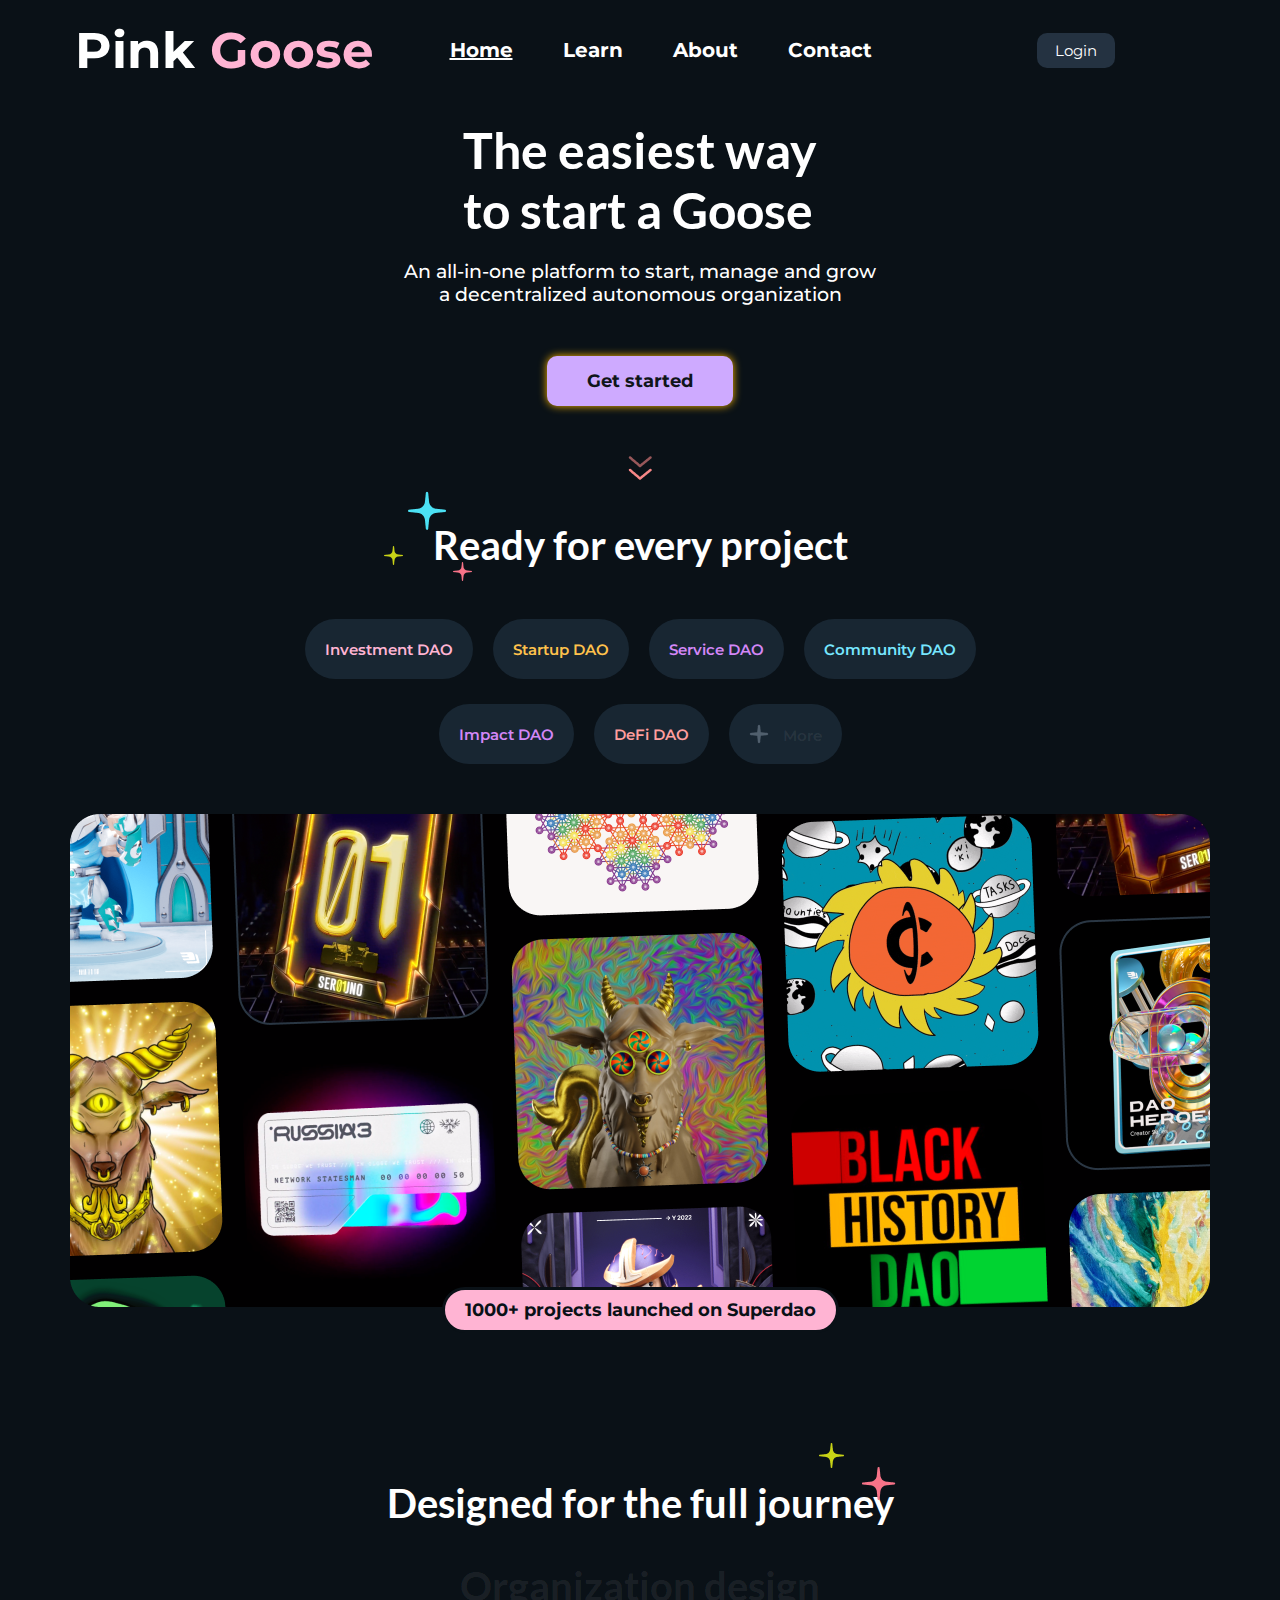
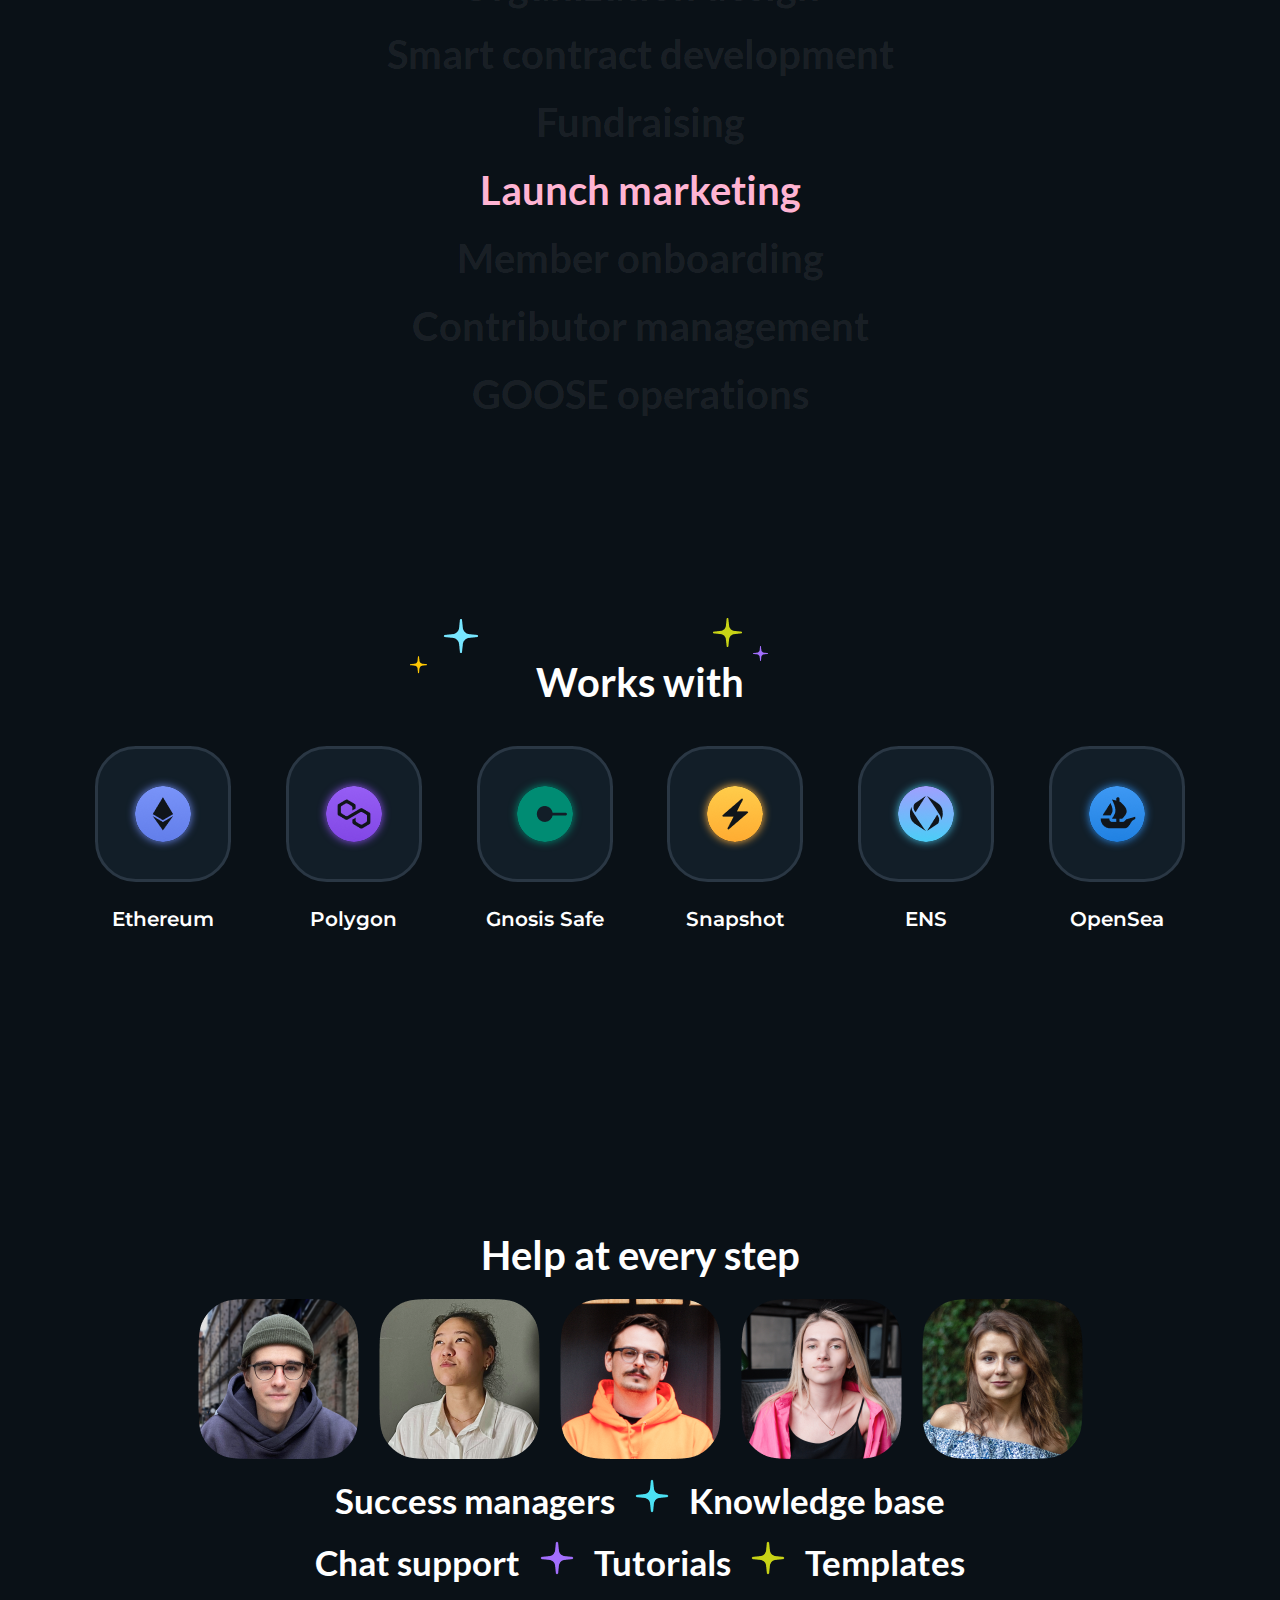
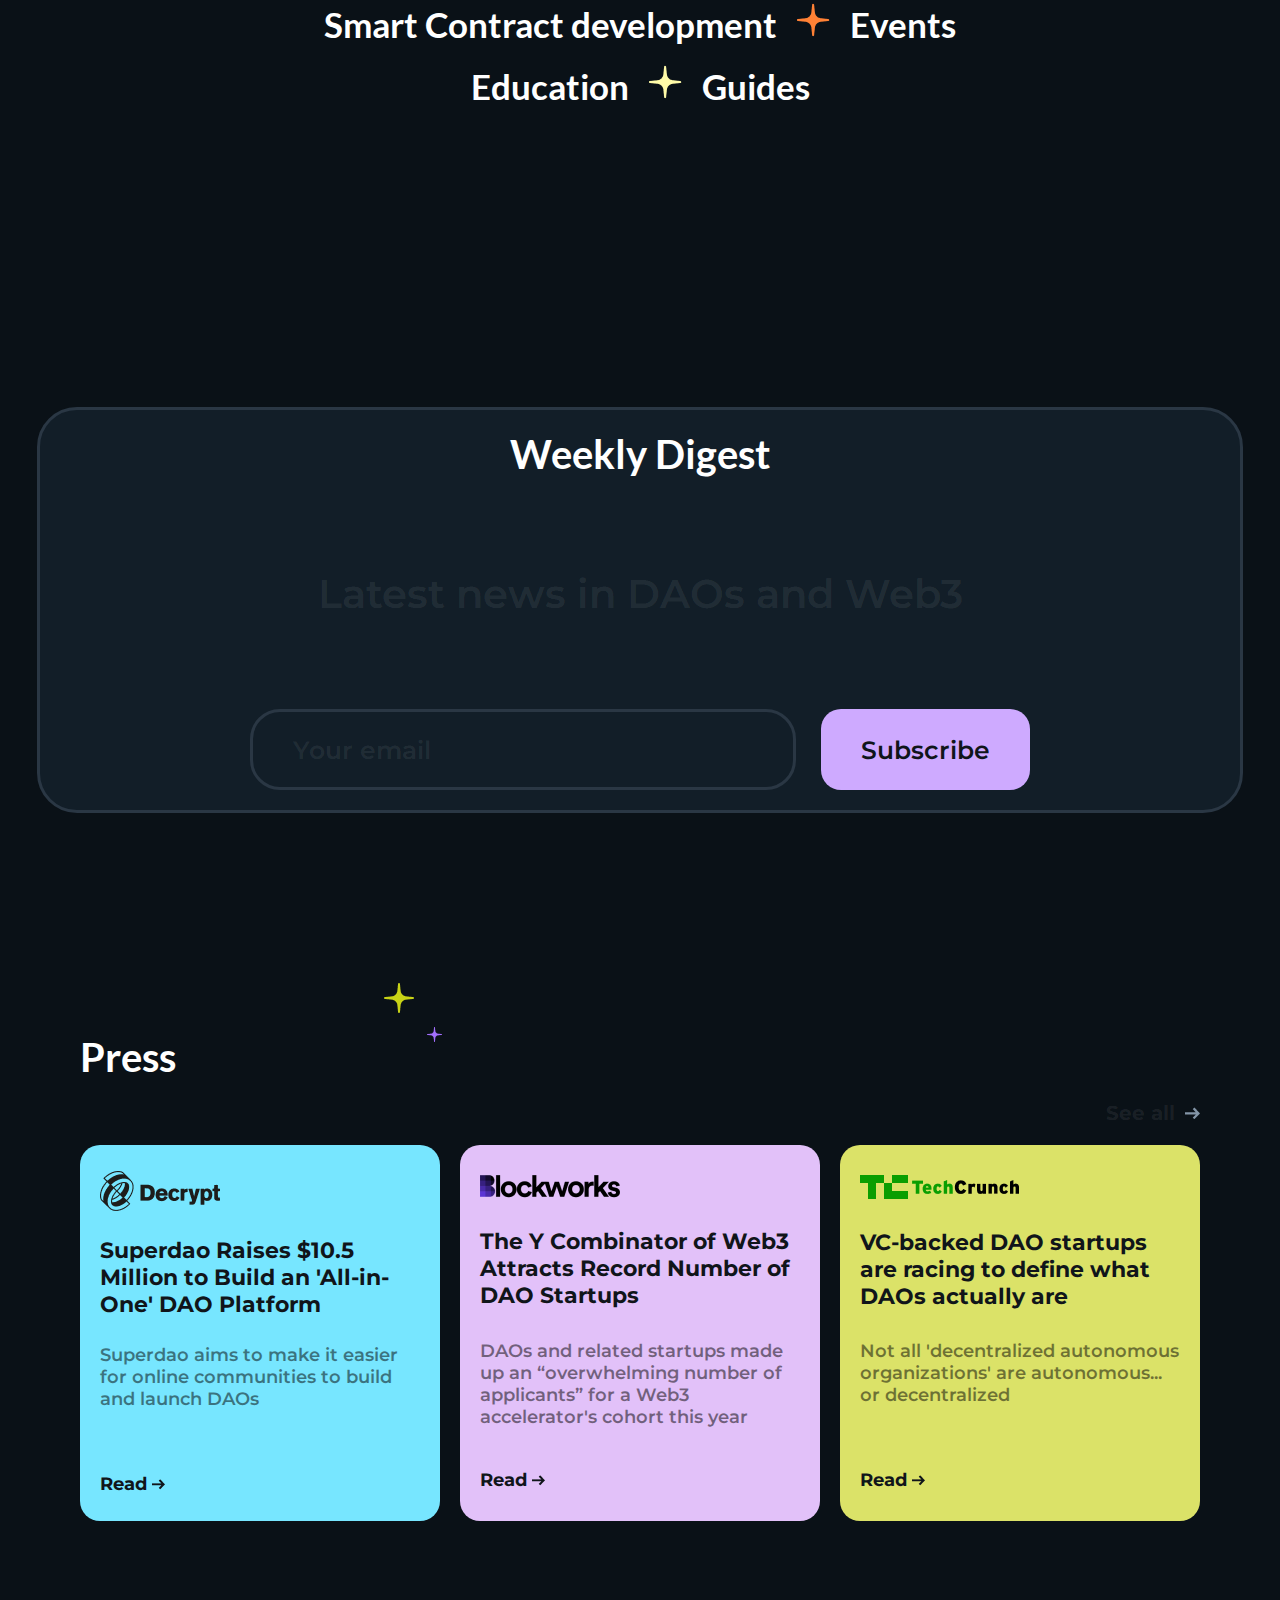
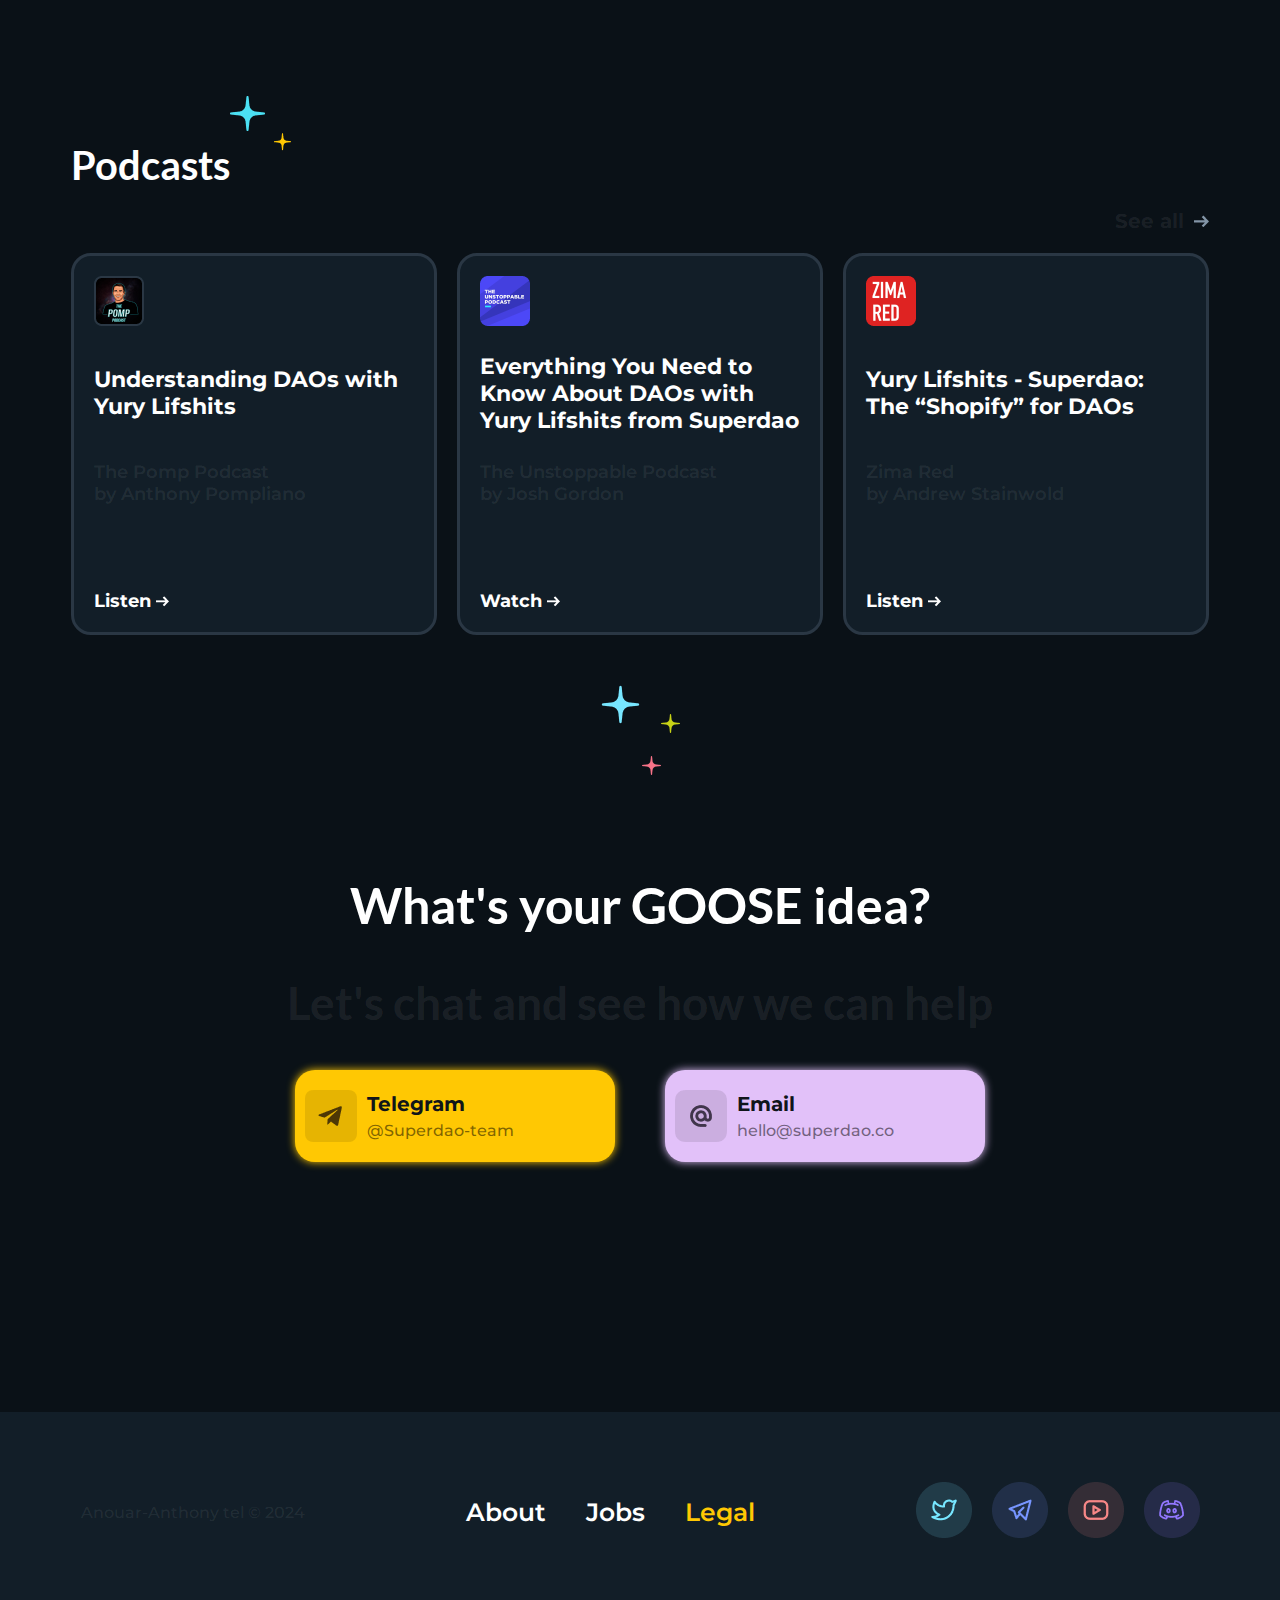
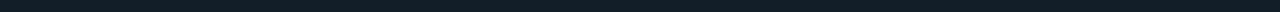
<file: index.html>
<!DOCTYPE html>
<html lang="en">
    <head>
        <meta charset="UTF-8">
        <meta name="viewport" content="width=device-width, initial-scale=1.0">
        <title>Pink Goose - Home</title>
        <link rel="stylesheet" href="css/main.css">
        <link rel="shortcut icon" href="images/favicon.ico" type="image/x-icon">
    </head>
    <body>
        <!-- This is the header -->
        <header class="font-boldserrat">
            <a href="index.html" class="cont-logo">
                <span>Pink</span>
                <span class="color-pink">Goose</span>
            </a>
            <nav class="cont-bartext">
                <ul class="nav-list">
                    <li><a href="index.html" class="font-underline">Home</a></li>
                    <li><a href="learn.html"><span>Learn</span></a></li>
                    <li><a href="about.html"><span>About</span></a></li>
                    <li><a href="contact.html"><span>Contact</span></a></li>
                </ul>
            </nav>
            <button class="button-login font-montserrat">Login</button>
        </header>
        <!-- This is the content unique to this page -->
        <main>
            <div class="cont-heading">
                <h1 class="font-lato">The easiest way<br>to start a Goose</h1>
            </div>
            <div class="cont-text font-midserrat">
                <p class="text-center">An all-in-one platform to start, manage and grow<br>a decentralized autonomous organization</p>
            </div>
            <button type="button" onclick="location.href='contact.html'" class="button-start font-boldserrat color-semiblack">Get started</button>
            <img src="images/arrow-down-red.png" alt="arrow">
            <div class="cont-projects">
                <img class="star-1" src="images/star-groups/group-1.png" alt="stars">
                <h2 class="font-lato">Ready for every project</h2>
                <div class="cont-buttons font-semiserrat">
                    <button class="button-project color-pink">Investment DAO</button>
                    <button class="button-project color-yellow">Startup DAO</button>
                    <button class="button-project color-purple">Service DAO</button>
                    <button class="button-project color-cyan">Community DAO</button>
                    <button class="button-project color-purple">Impact DAO</button>
                    <button class="button-project color-red">DeFi DAO</button>
                    <a href="#" class="button-project">
                        <img src="images/star-grey.png" alt="star">
                        <span class="color-transparent-white">ﾠMore</span>
                    </a>
                </div>
                <img src="images/projects.png" alt="projects">
                <div class="button-launched">
                    <span class="font-boldserrat color-black">1000+ projects launched on Superdao</span>
                </div>
            </div>
            <div class="cont-designed font-lato">
                <div><img class="star-2" src="images/star-groups/group-2.png" alt="stars"></div>
                <h2 class="margin-auto">Designed for the full journey</h2>
                <span class="color-transparent-white">Organization design</span>
                <span class="color-transparent-white">Smart contract development</span>
                <span class="color-transparent-white">Fundraising</span>
                <span class="color-pink">Launch marketing</span>
                <span class="color-transparent-white">Member onboarding</span>
                <span class="color-transparent-white">Contributor management</span>
                <span class="color-transparent-white">GOOSE operations</span>
            </div>
            <div class="cont-works font-semiserrat">
                <div>
                    <img class="star-3" src="images/star-groups/group-3.png" alt="stars">
                    <img class="star-4" src="images/star-groups/group-4.png" alt="stars">
                </div>
                <h2 class="font-lato">Works with</h2>
                <div class="cont-coin">
                    <div class="cont-crypto">
                        <div class="box-crypto">
                            <img class="shadow-eth" src="images/ethereum.png" alt="ethereum">
                        </div>
                        <span>Ethereum</span>
                    </div>
                    <div class="cont-crypto">
                        <div class="box-crypto">
                            <img class="shadow-pol" src="images/polygon.png" alt="polygon">
                        </div>
                        <span>Polygon</span>
                    </div>
                    <div class="cont-crypto">
                        <div class="box-crypto">
                            <img class="shadow-gno" src="images/gnosis-safe.png" alt="gnosis safe">
                        </div>
                        <span>Gnosis Safe</span>
                    </div>
                    <div class="cont-crypto">
                        <div class="box-crypto">
                            <img class="shadow-sna" src="images/snapshot.png" alt="snapshot">
                        </div>
                        <span>Snapshot</span>
                    </div>
                    <div class="cont-crypto">
                        <div class="box-crypto">
                            <img class="shadow-ens" src="images/ens.png" alt="ens">
                        </div>
                        <span>ENS</span>
                    </div>
                    <div class="cont-crypto">
                        <div class="box-crypto">
                            <img class="shadow-ope" src="images/open-sea.png" alt="open sea">
                        </div>
                        <span>OpenSea</span>
                    </div>
                </div>
            </div>
            <div class="cont-help">
                <h2 class="font-lato">Help at every step</h2>
                <div class="cont-people">
                    <img src="images/ethan.png" alt="Ethan">
                    <img src="images/jenny.png" alt="Jenny">
                    <img src="images/bob.png" alt="Bob">
                    <img src="images/skyler.png" alt="Skyler">
                    <img src="images/jasmin.png" alt="Jamsin">
                </div>
                <div class="cont-steps font-lato">
                    <span>Success managers</span>
                    <img src="images/star-cyan.png" alt="star">
                    <span>Knowledge base</span>
                </div>
                <div class="cont-steps font-lato">
                    <span>Chat support</span>
                    <img src="images/star-purple.png" alt="star">
                    <span>Tutorials</span>
                    <img src="images/star-lime.png" alt="star">
                    <span>Templates</span>
                </div>
                <div class="cont-steps font-lato">
                    <span>Smart Contract development</span>
                    <img src="images/star-orange.png" alt="star">
                    <span>Events</span>
                </div>
                <div class="cont-steps font-lato">
                    <span>Education</span>
                    <img src="images/star-yellow.png" alt="star">
                    <span>Guides</span>
                </div>
            </div>
            <div class="box-mail">
                <div class="cont-mail">
                    <h2 class="font-lato">Weekly Digest</h2>
                    <span class="font-semiserrat color-transparent-white">Latest news in DAOs and Web3</span>
                    <form target="_blank" action="https://t.ly/jcLAY" class="cont-signup">
                        <input required class="box-signup font-semiserrat" type="email" placeholder="Your email">
                        <button type="submit" class="button-subscribe font-semiserrat color-semiblack">Subscribe</button>
                    </form>
                </div>
            </div>
            <div class="cont-press">
                <div><img class="star-5" src="images/star-groups/group-5.png" alt="stars"></div>
                <h2 class="align-start font-lato">Press</h2>
                <a href="#" class="cont-see-all align-end">
                    <span class="font-boldserrat color-transparent-white">See all</span>
                    <img src="images/arrow-left.png" alt="arrow pointing left">
                </a>
                <div class="cont-articles">
                    <div class="box-article bg-color-cyan">
                        <img src="images/decrypt.png" alt="decrypt logo">
                        <h3 class="font-boldserrat color-semiblack">Superdao Raises $10.5 Million to Build an 'All-in-One' DAO Platform</h3>
                        <div class="cont-read">
                            <p class="font-semiserrat color-transparent-black">Superdao aims to make it easier for online communities to build and launch DAOs</p>
                            <a href="https://decrypt.co/91311/superdao-raises-10-5-million-all-in-one-dao-builder" target="_blank">
                                <span class="font-boldserrat color-semiblack">Read</span>
                                <img src="images/arrow-left-black.png" alt="arrow">
                            </a>
                        </div>
                    </div>
                    <div class="box-article bg-color-purple">
                        <img src="images/blockworks.png" alt="blockworks logo">
                        <h3 class="font-boldserrat color-semiblack">The Y Combinator of Web3 Attracts Record Number of DAO Startups</h3>
                        <div class="cont-read">
                            <p class="font-semiserrat color-transparent-black">DAOs and related startups made up an “overwhelming number of applicants” for a Web3 accelerator's cohort this year</p>
                            <a href="https://blockworks.co/news/the-y-combinator-of-web3-attracts-record-number-of-dao-startups" target="_blank">
                                <span class="font-boldserrat color-semiblack">Read</span>
                                <img src="images/arrow-left-black.png" alt="arrow">
                            </a>
                        </div>
                    </div>
                    <div class="box-article bg-color-yellow">
                        <img src="images/tech-crunch.png" alt="TechCrunch logo">
                        <h3 class="font-boldserrat color-semiblack">VC-backed DAO startups are racing to define what DAOs actually are</h3>
                        <div class="cont-read">
                            <p class="font-semiserrat color-transparent-black">Not all 'decentralized autonomous organizations' are autonomous... or decentralized</p>
                            <a href="https://techcrunch.com/2022/02/01/vc-backed-dao-startups-are-racing-to-define-what-daos-actually-are/" target="_blank">
                                <span class="font-boldserrat color-semiblack">Read</span>
                                <img src="images/arrow-left-black.png" alt="arrow">
                            </a>
                        </div>
                    </div>
                </div>
            </div>
            <div class="cont-press">
                <div><img class="star-6" src="images/star-groups/group-6.png" alt="stars"></div>
                <h2 class="align-start font-lato">Podcasts</h2>
                <a href="#" class="cont-see-all align-end">
                    <span class="font-boldserrat color-transparent-white">See all</span>
                    <img src="images/arrow-left.png" alt="arrow pointing left">
                </a>
                <div class="cont-articles">
                    <div class="box-podcast">
                        <img src="images/pompcast.png" alt="podcast logo">
                        <h3 class="font-boldserrat color-white">Understanding DAOs with Yury Lifshits</h3>
                        <div class="cont-read">
                            <p class="font-semiserrat color-transparent-white">The Pomp Podcast<br>by Anthony Pompliano</p>
                            <a href="https://podcasts.apple.com/us/podcast/814-understanding-daos-w-yury-lifshits/id1434060078?i=1000550200097" target="_blank">
                                <span class="font-boldserrat color-white">Listen</span>
                                <img src="images/arrow-right-white.png" alt="arrow">
                            </a>
                        </div>
                    </div>
                    <div class="box-podcast">
                        <img src="images/unstopcast.png" alt="podcast logo">
                        <h3 class="font-boldserrat color-white">Everything You Need to Know About DAOs with Yury Lifshits from Superdao</h3>
                        <div class="cont-read">
                            <p class="font-semiserrat color-transparent-white">The Unstoppable Podcast<br>by Josh Gordon</p>
                            <a href="https://podcasts.apple.com/us/podcast/120-everything-you-need-to-know-about-daos-with-yury/id1538672251?i=1000552702169" target="_blank">
                                <span class="font-boldserrat color-white">Watch</span>
                                <img src="images/arrow-right-white.png" alt="arrow">
                            </a>
                        </div>
                    </div>
                    <div class="box-podcast">
                        <img src="images/zimacast.png" alt="podcast logo">
                        <h3 class="font-boldserrat color-white">Yury Lifshits - Superdao: The “Shopify” for DAOs</h3>
                        <div class="cont-read">
                            <p class="font-semiserrat color-transparent-white">Zima Red<br>by Andrew Stainwold</p>
                            <a href="https://podcasts.apple.com/us/podcast/yury-lifshits-superdao-the-shopify-for-daos-zima-red-ep-119/id1494165748?i=1000558858048" target="_blank">
                                <span class="font-boldserrat color-white">Listen</span>
                                <img src="images/arrow-right-white.png" alt="arrow">
                            </a>
                        </div>
                    </div>
                </div>
            </div>
            <img class="star-7" src="images/star-groups/group-7.png" alt="stars">
            <div class="cont-bottom-text">
                <h2 class="font-size-50 font-lato">What's your GOOSE idea?</h2>
                <span class="font-size-46 font-lato color-transparent-white">Let's chat and see how we can help</span>
                <div class="cont-social-media">
                    <a target="_blank" href="https://t.me/superdao_team" class="box-social-media shadow-tel bg-color-orange">
                        <img src="images/telegram.png" alt="telegram logo">
                        <div class="cont-social-list">
                            <span class="font-boldserrat color-semiblack">Telegram</span>
                            <span class="font-size-16 font-midserrat color-transparent-black">@Superdao-team</span>
                        </div>
                    </a>
                    <a href="mailto:hello@superdao.co" class="box-social-media shadow-ema bg-color-purple">
                        <img src="images/mail.png" alt="mail logo">
                        <div class="cont-social-list">
                            <span class="font-boldserrat color-semiblack">Email</span>
                            <span class="font-size-16 font-midserrat color-transparent-black">hello@superdao.co</span>
                        </div>
                    </a>
                </div>
            </div>
        </main>
        <!-- This is the footer -->
        <footer>
            <span class="font-midserrat color-transparent-white">Anouar-Anthony tel &copy; 2024</span>
            <div class="cont-footer-text font-semiserrat">
                <a href="about.html"><span>About</span></a>
                <a href="#"><span>Jobs</span></a>
                <a href="#"><span class="color-orange">Legal</span></a>
            </div>
            <div class="cont-footer-socials">
                <a href="#"><img src="images/social-twitter.png" alt="twitter"></a>
                <a href="#"><img src="images/social-telegram.png" alt="telegram"></a>
                <a href="#"><img src="images/social-youtube.png" alt="youtube"></a>
                <a href="#"><img src="images/social-discord.png" alt="discord"></a>
            </div>
        </footer>
    </body>
</html>
</file>
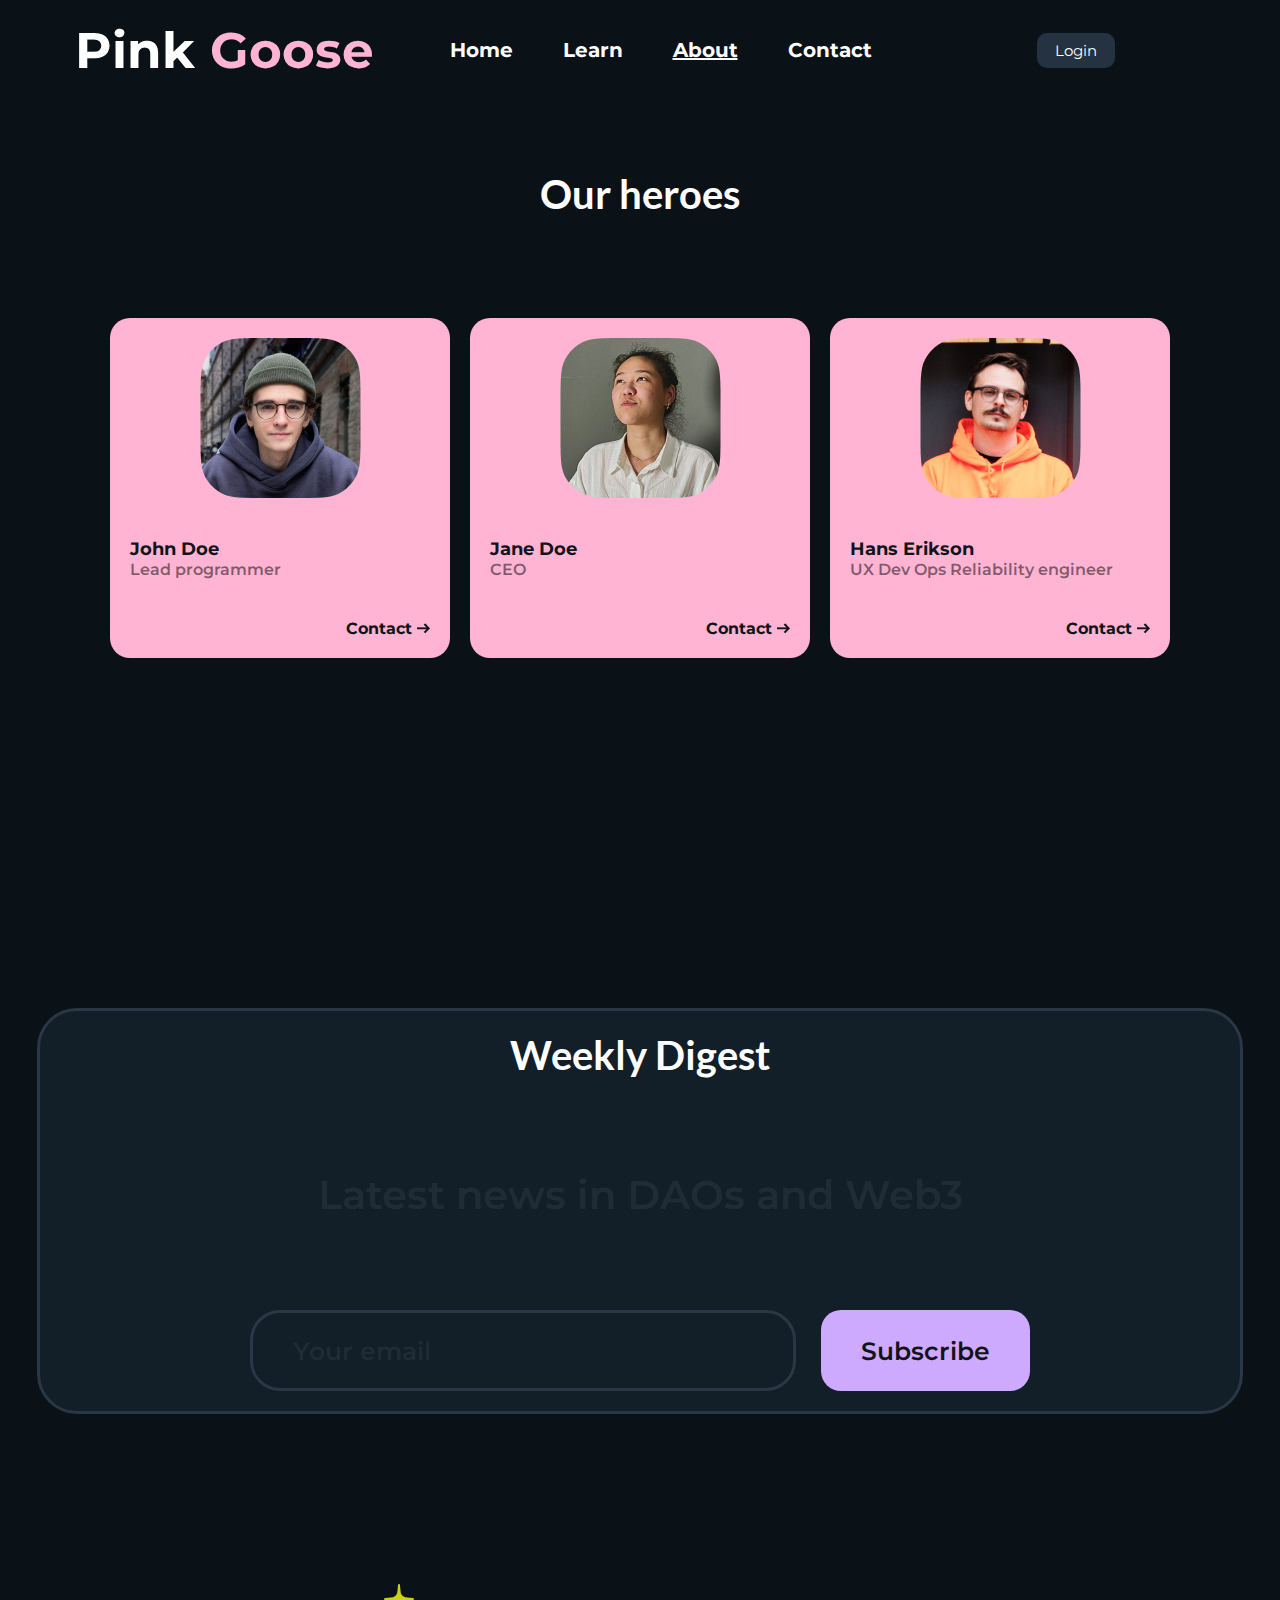
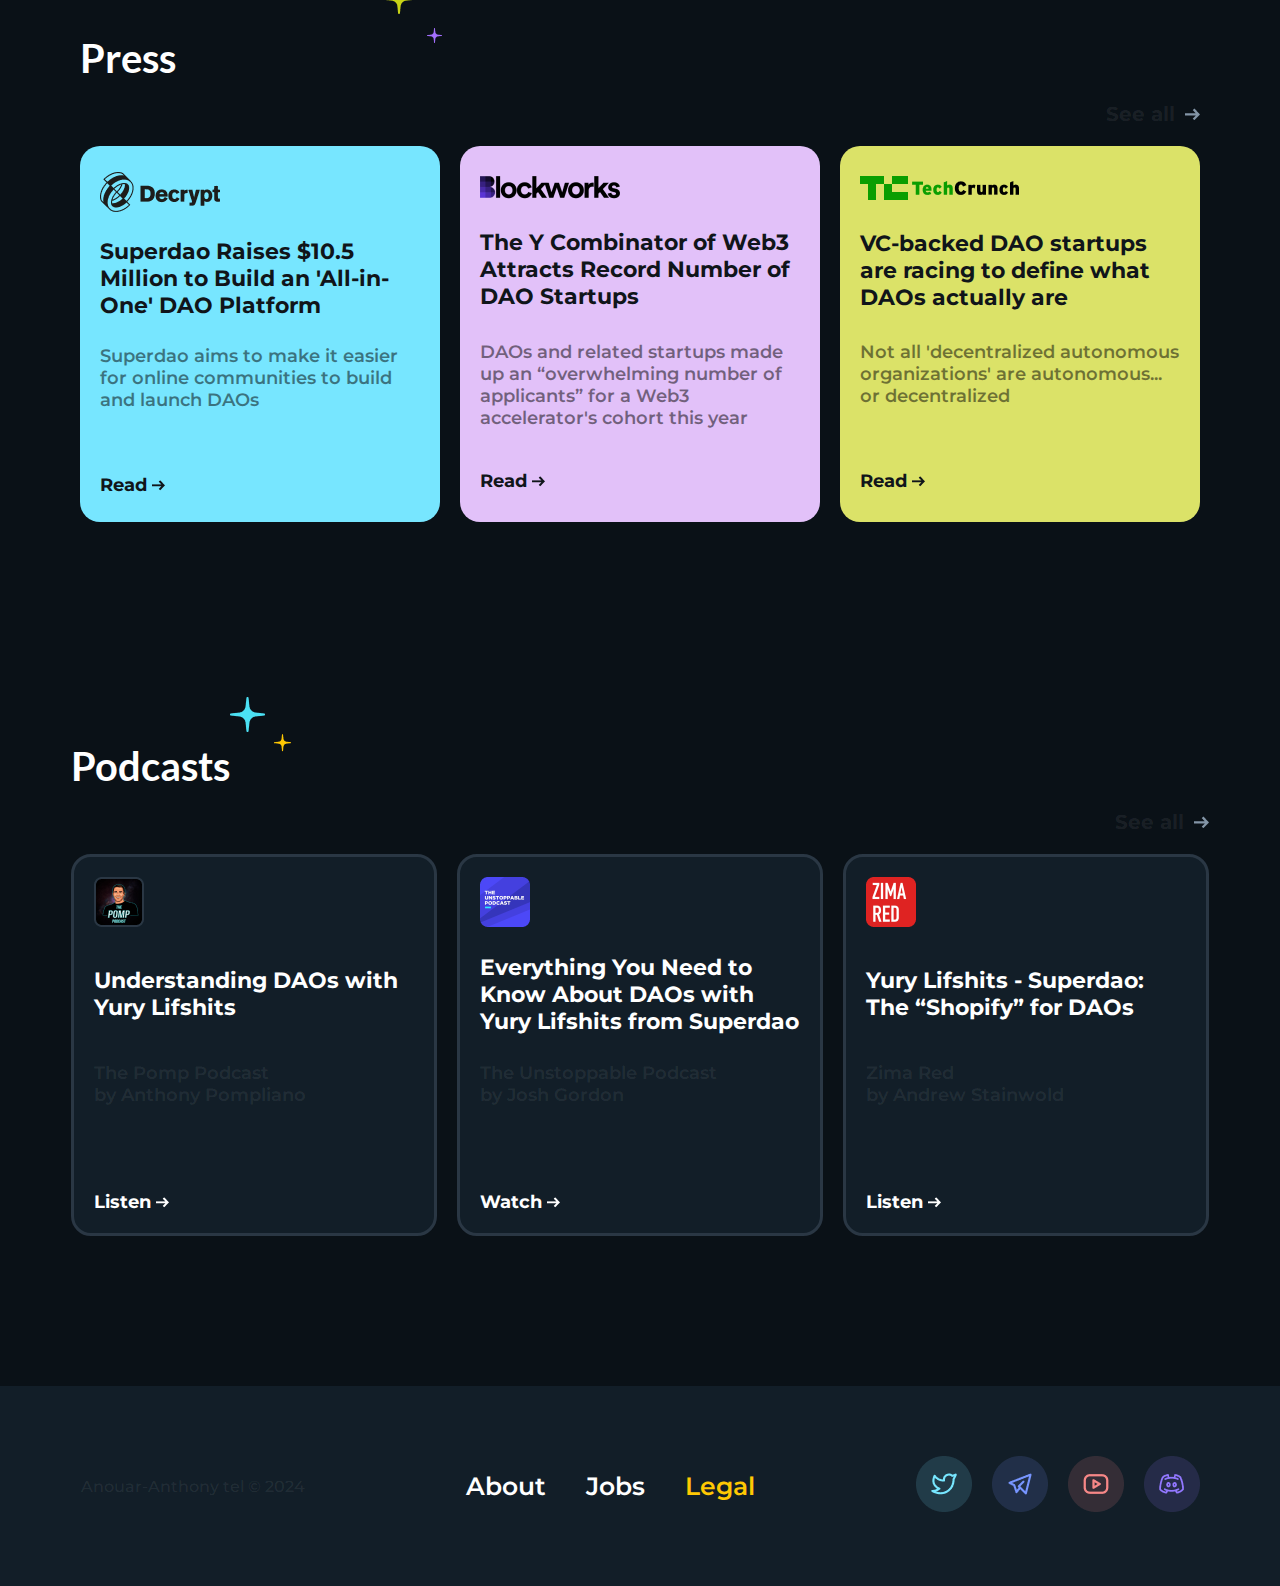
<file: about.html>
<!DOCTYPE html>
<html lang="en">
    <head>
        <meta charset="UTF-8">
        <meta name="viewport" content="width=device-width, initial-scale=1.0">
        <title>Pink Goose - About</title>
        <link rel="stylesheet" href="css/main.css">
        <link rel="shortcut icon" href="images/favicon.ico" type="image/x-icon">
    </head>
    <body>
        <!-- This is the header -->
        <header class="font-boldserrat">
            <a href="index.html" class="cont-logo">
                <span>Pink</span>
                <span class="color-pink">Goose</span>
            </a>
            <nav class="cont-bartext">
                <ul class="nav-list">
                    <li><a href="index.html"><span>Home</span></a></li>
                    <li><a href="learn.html"><span>Learn</span></a></li>
                    <li><a href="about.html"><span class="font-underline">About</span></a></li>
                    <li><a href="contact.html"><span>Contact</span></a></li>
                </ul>
            </nav>
            <button class="button-login font-montserrat">Login</button>
        </header>
        <!-- This is the content unique to this page -->
        <main>
            <div class="cont-heroes">
                <h2 class="font-lato">Our heroes</h2>
                <div class="cont-articles">
                    <div class="box-hero bg-color-pink">
                        <img src="images/ethan.png" alt="ethan">
                        <div class="cont-hero-info">
                            <span class="font-size-18 font-boldserrat color-semiblack">John Doe</span>
                            <span class="font-size-16 font-semiserrat color-transparent-black">Lead programmer</span>
                        </div>
                        <a href="#" class="cont-contact-button">
                            <span class="font-size-16 font-boldserrat color-semiblack">Contact</span>
                            <img src="images/arrow-left-black.png" alt="arrow">
                        </a>
                    </div>
                    <div class="box-hero bg-color-pink">
                        <img src="images/jenny.png" alt="Jenny">
                        <div class="cont-hero-info">
                            <span class="font-size-18 font-boldserrat color-semiblack">Jane Doe</span>
                            <span class="font-size-16 font-semiserrat color-transparent-black">CEO</span>
                        </div>
                        <a href="#" class="cont-contact-button">
                            <span class="font-size-16 font-boldserrat color-semiblack">Contact</span>
                            <img src="images/arrow-left-black.png" alt="arrow">
                        </a>
                    </div>
                    <div class="box-hero bg-color-pink">
                        <img src="images/bob.png" alt="Bob">
                        <div class="cont-hero-info">
                            <span class="font-size-18 font-boldserrat color-semiblack">Hans Erikson</span>
                            <span class="font-size-16 font-semiserrat color-transparent-black">UX Dev Ops Reliability engineer</span>
                        </div>
                        <a href="#" class="cont-contact-button">
                            <span class="font-size-16 font-boldserrat color-semiblack">Contact</span>
                            <img src="images/arrow-left-black.png" alt="arrow">
                        </a>
                    </div>
                </div>
            </div>
            <div class="box-mail">
                <div class="cont-mail">
                    <h2 class="font-lato">Weekly Digest</h2>
                    <span class="font-semiserrat color-transparent-white">Latest news in DAOs and Web3</span>
                    <form target="_blank" action="https://t.ly/Oof16" class="cont-signup">
                        <input required class="box-signup font-semiserrat" type="email" placeholder="Your email">
                        <button type="submit" class="button-subscribe font-semiserrat color-semiblack">Subscribe</button>
                    </form>
                </div>
            </div>
            <div class="cont-press">
                <div><img class="star-5" src="images/star-groups/group-5.png" alt="stars"></div>
                <h2 class="align-start font-lato">Press</h2>
                <a href="#" class="cont-see-all align-end">
                    <span class="font-boldserrat color-transparent-white">See all</span>
                    <img src="images/arrow-left.png" alt="arrow pointing left">
                </a>
                <div class="cont-articles">
                    <div class="box-article bg-color-cyan">
                        <img src="images/decrypt.png" alt="decrypt logo">
                        <h3 class="font-boldserrat color-semiblack">Superdao Raises $10.5 Million to Build an 'All-in-One' DAO Platform</h3>
                        <div class="cont-read">
                            <p class="font-semiserrat color-transparent-black">Superdao aims to make it easier for online communities to build and launch DAOs</p>
                            <a href="https://decrypt.co/91311/superdao-raises-10-5-million-all-in-one-dao-builder" target="_blank">
                                <span class="font-boldserrat color-semiblack">Read</span>
                                <img src="images/arrow-left-black.png" alt="arrow">
                            </a>
                        </div>
                    </div>
                    <div class="box-article bg-color-purple">
                        <img src="images/blockworks.png" alt="blockworks logo">
                        <h3 class="font-boldserrat color-semiblack">The Y Combinator of Web3 Attracts Record Number of DAO Startups</h3>
                        <div class="cont-read">
                            <p class="font-semiserrat color-transparent-black">DAOs and related startups made up an “overwhelming number of applicants” for a Web3 accelerator's cohort this year</p>
                            <a href="https://blockworks.co/news/the-y-combinator-of-web3-attracts-record-number-of-dao-startups" target="_blank">
                                <span class="font-boldserrat color-semiblack">Read</span>
                                <img src="images/arrow-left-black.png" alt="arrow">
                            </a>
                        </div>
                    </div>
                    <div class="box-article bg-color-yellow">
                        <img src="images/tech-crunch.png" alt="TechCrunch logo">
                        <h3 class="font-boldserrat color-semiblack">VC-backed DAO startups are racing to define what DAOs actually are</h3>
                        <div class="cont-read">
                            <p class="font-semiserrat color-transparent-black">Not all 'decentralized autonomous organizations' are autonomous... or decentralized</p>
                            <a href="https://techcrunch.com/2022/02/01/vc-backed-dao-startups-are-racing-to-define-what-daos-actually-are/" target="_blank">
                                <span class="font-boldserrat color-semiblack">Read</span>
                                <img src="images/arrow-left-black.png" alt="arrow">
                            </a>
                        </div>
                    </div>
                </div>
            </div>
            <div class="cont-press">
                <div><img class="star-6" src="images/star-groups/group-6.png" alt="stars"></div>
                <h2 class="align-start font-lato">Podcasts</h2>
                <a href="#" class="cont-see-all align-end">
                    <span class="font-boldserrat color-transparent-white">See all</span>
                    <img src="images/arrow-left.png" alt="arrow pointing left">
                </a>
                <div class="cont-articles">
                    <div class="box-podcast">
                        <img src="images/pompcast.png" alt="podcast logo">
                        <h3 class="font-boldserrat color-white">Understanding DAOs with Yury Lifshits</h3>
                        <div class="cont-read">
                            <p class="font-semiserrat color-transparent-white">The Pomp Podcast<br>by Anthony Pompliano</p>
                            <a href="https://podcasts.apple.com/us/podcast/814-understanding-daos-w-yury-lifshits/id1434060078?i=1000550200097" target="_blank">
                                <span class="font-boldserrat color-white">Listen</span>
                                <img src="images/arrow-right-white.png" alt="arrow">
                            </a>
                        </div>
                    </div>
                    <div class="box-podcast">
                        <img src="images/unstopcast.png" alt="podcast logo">
                        <h3 class="font-boldserrat color-white">Everything You Need to Know About DAOs with Yury Lifshits from Superdao</h3>
                        <div class="cont-read">
                            <p class="font-semiserrat color-transparent-white">The Unstoppable Podcast<br>by Josh Gordon</p>
                            <a href="https://podcasts.apple.com/us/podcast/120-everything-you-need-to-know-about-daos-with-yury/id1538672251?i=1000552702169" target="_blank">
                                <span class="font-boldserrat color-white">Watch</span>
                                <img src="images/arrow-right-white.png" alt="arrow">
                            </a>
                        </div>
                    </div>
                    <div class="box-podcast">
                        <img src="images/zimacast.png" alt="podcast logo">
                        <h3 class="font-boldserrat color-white">Yury Lifshits - Superdao: The “Shopify” for DAOs</h3>
                        <div class="cont-read">
                            <p class="font-semiserrat color-transparent-white">Zima Red<br>by Andrew Stainwold</p>
                            <a href="https://podcasts.apple.com/us/podcast/yury-lifshits-superdao-the-shopify-for-daos-zima-red-ep-119/id1494165748?i=1000558858048" target="_blank">
                                <span class="font-boldserrat color-white">Listen</span>
                                <img src="images/arrow-right-white.png" alt="arrow">
                            </a>
                        </div>
                    </div>
                </div>
            </div>
        </main>
        <!-- This is the footer -->
        <footer>
            <span class="font-midserrat color-transparent-white">Anouar-Anthony tel &copy; 2024</span>
            <div class="cont-footer-text font-semiserrat">
                <a href="about.html"><span>About</span></a>
                <a href="#"><span>Jobs</span></a>
                <a href="#"><span class="color-orange">Legal</span></a>
            </div>
            <div class="cont-footer-socials">
                <a href="#"><img src="images/social-twitter.png" alt="twitter"></a>
                <a href="#"><img src="images/social-telegram.png" alt="telegram"></a>
                <a href="#"><img src="images/social-youtube.png" alt="youtube"></a>
                <a href="#"><img src="images/social-discord.png" alt="discord"></a>
            </div>
        </footer>
    </body>
</html>
</file>
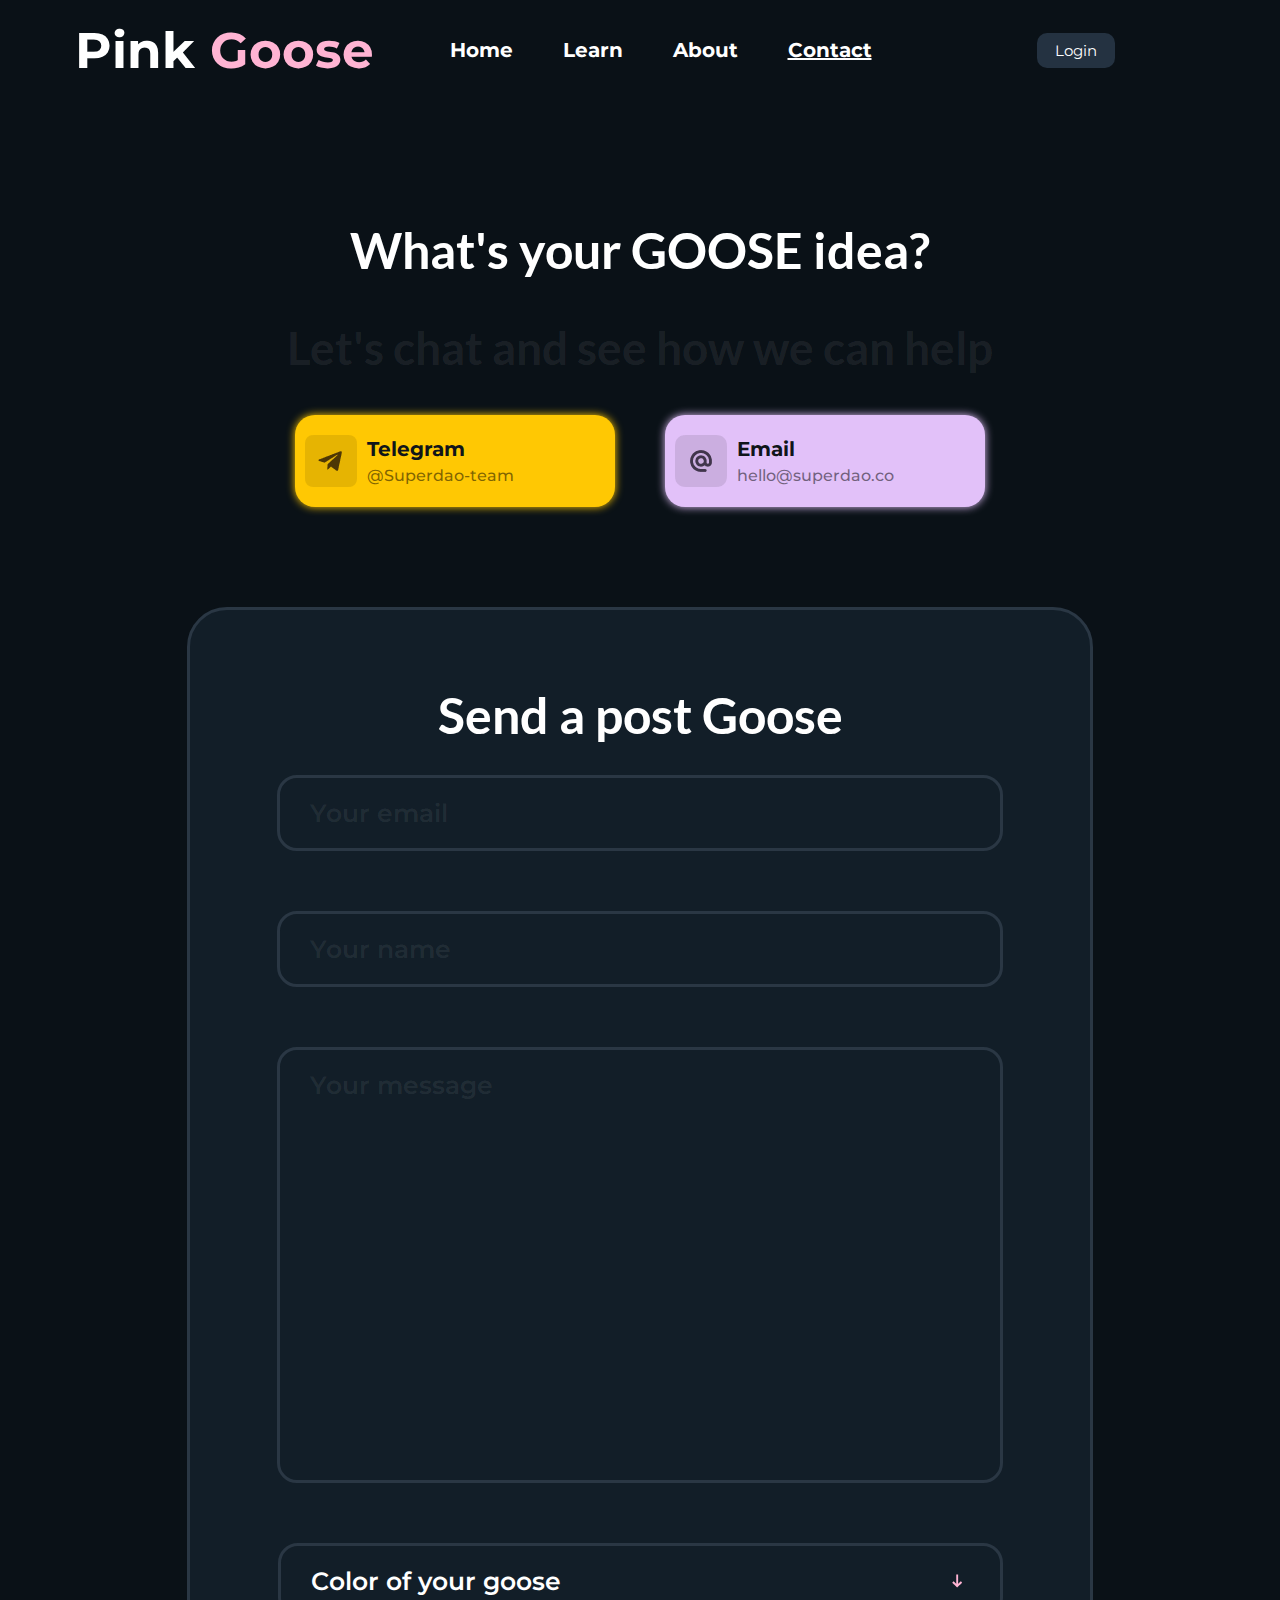
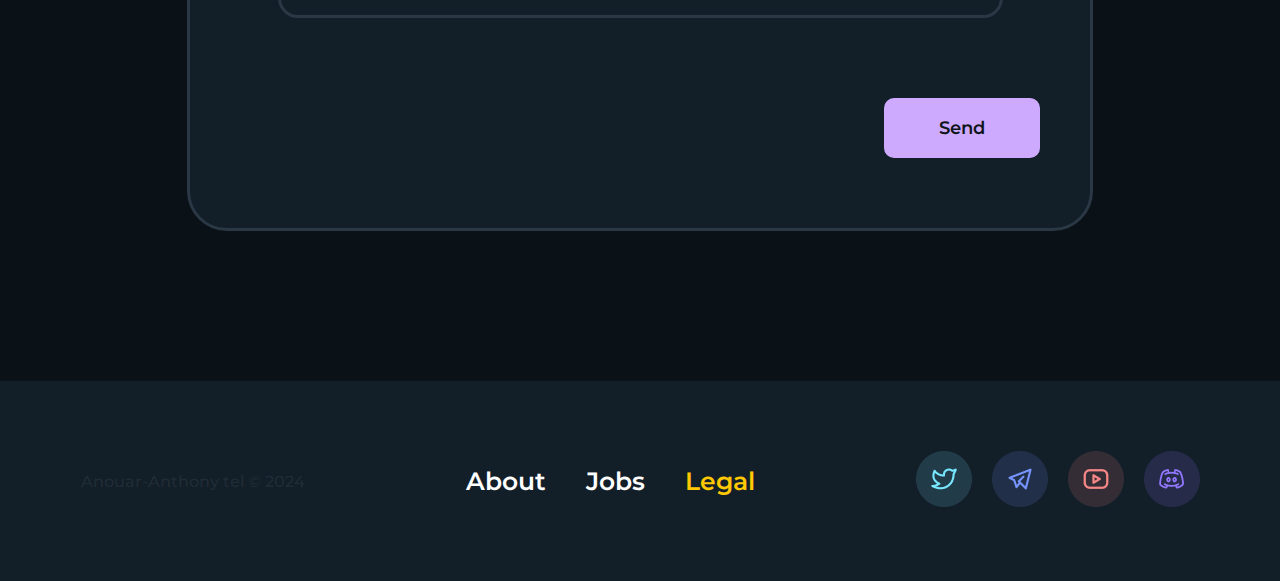
<file: contact.html>
<!DOCTYPE html>
<html lang="en">
    <head>
        <meta charset="UTF-8">
        <meta name="viewport" content="width=device-width, initial-scale=1.0">
        <title>Pink Goose - About</title>
        <link rel="stylesheet" href="css/main.css">
        <link rel="shortcut icon" href="images/favicon.ico" type="image/x-icon">
    </head>
    <body>
        <!-- This is the header -->
        <header class="font-boldserrat">
            <a href="index.html" class="cont-logo">
                <span>Pink</span>
                <span class="color-pink">Goose</span>
            </a>
            <nav class="cont-bartext">
                <ul class="nav-list">
                    <li><a href="index.html"><span>Home</span></a></li>
                    <li><a href="learn.html"><span>Learn</span></a></li>
                    <li><a href="about.html"><span>About</span></a></li>
                    <li><a href="contact.html"><span class="font-underline">Contact</span></a></li>
                </ul>
            </nav>
            <button class="button-login font-montserrat">Login</button>
        </header>
        <!-- This is the content unique to this page -->
        <main>
            <div class="cont-bottom-text">
                <h1 class="font-size-50 font-lato">What's your GOOSE idea?</h1>
                <span class="font-size-46 font-lato color-transparent-white">Let's chat and see how we can help</span>
                <div class="cont-social-media">
                    <a target="_blank" href="https://t.me/superdao_team" class="box-social-media shadow-tel bg-color-orange">
                        <img src="images/telegram.png" alt="telegram logo">
                        <div class="cont-social-list">
                            <span class="font-boldserrat color-semiblack">Telegram</span>
                            <span class="font-size-16 font-midserrat color-transparent-black">@Superdao-team</span>
                        </div>
                    </a>
                    <a href="mailto:hello@superdao.co" class="box-social-media shadow-ema bg-color-purple">
                        <img src="images/mail.png" alt="mail logo">
                        <div class="cont-social-list">
                            <span class="font-boldserrat color-semiblack">Email</span>
                            <span class="font-size-16 font-midserrat color-transparent-black">hello@superdao.co</span>
                        </div>
                    </a>
                </div>
            </div>
            <form target="_blank" action="https://t.ly/m3pKu" class="box-contact">
                <h2 class="font-size-50 font-lato">Send a post Goose</h2>
                <input required class="box-input-small font-semiserrat" type="email" placeholder="Your email">
                <input required class="box-input-small font-semiserrat" type="text" placeholder="Your name">
                <textarea required class="box-input-large font-semiserrat" placeholder="Your message"></textarea>
                <select required class="box-select font-semiserrat">
                    <option selected disabled value="">Color of your goose</option>
                    <option>Red</option>
                    <option>White</option>
                    <option>Blue</option>
                    <option>Black</option>
                </select>
                <button class="button-send font-semiserrat color-semiblack" type="submit">Send</button>
            </form>
        </main>
        <!-- This is the footer -->
        <footer>
            <span class="font-midserrat color-transparent-white">Anouar-Anthony tel &copy; 2024</span>
            <div class="cont-footer-text font-semiserrat">
                <a href="about.html"><span>About</span></a>
                <a href="#"><span>Jobs</span></a>
                <a href="#"><span class="color-orange">Legal</span></a>
            </div>
            <div class="cont-footer-socials">
                <a href="#"><img src="images/social-twitter.png" alt="twitter"></a>
                <a href="#"><img src="images/social-telegram.png" alt="telegram"></a>
                <a href="#"><img src="images/social-youtube.png" alt="youtube"></a>
                <a href="#"><img src="images/social-discord.png" alt="discord"></a>
            </div>
        </footer>
    </body>
</html>
</file>
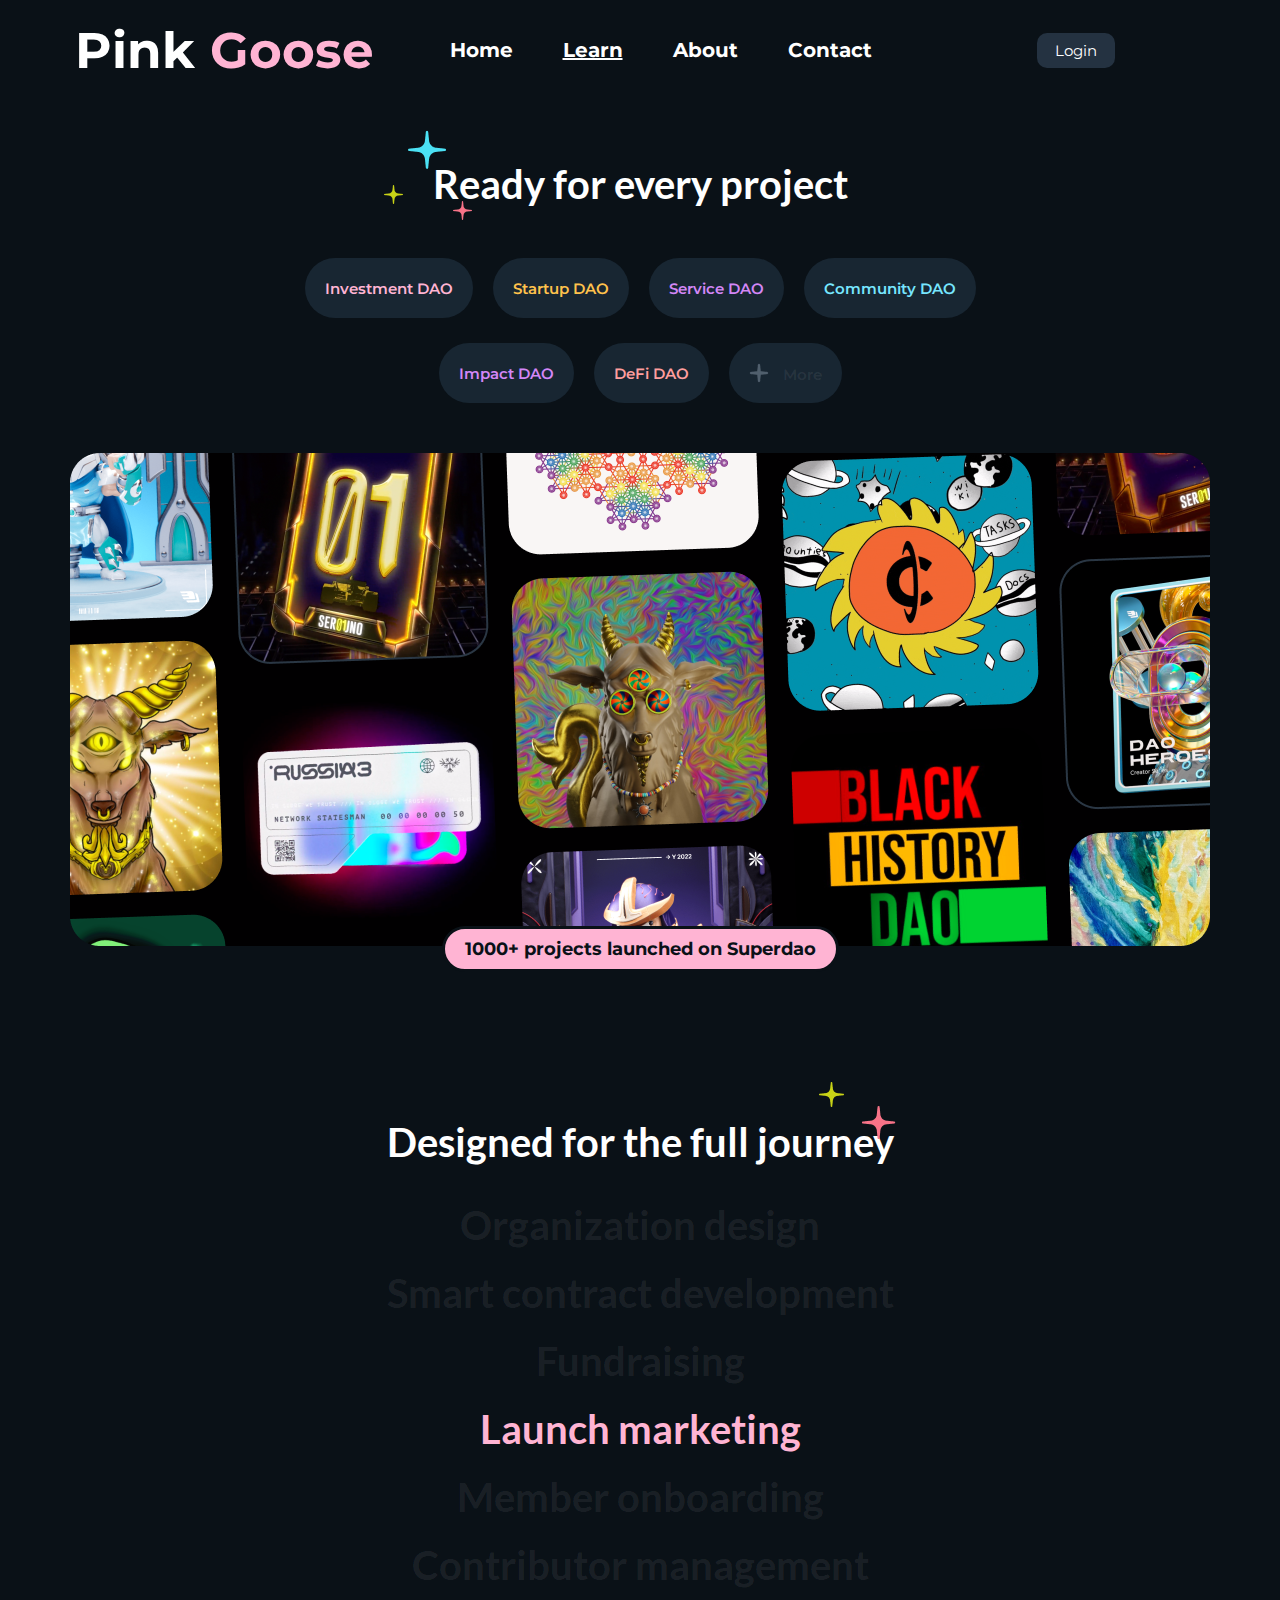
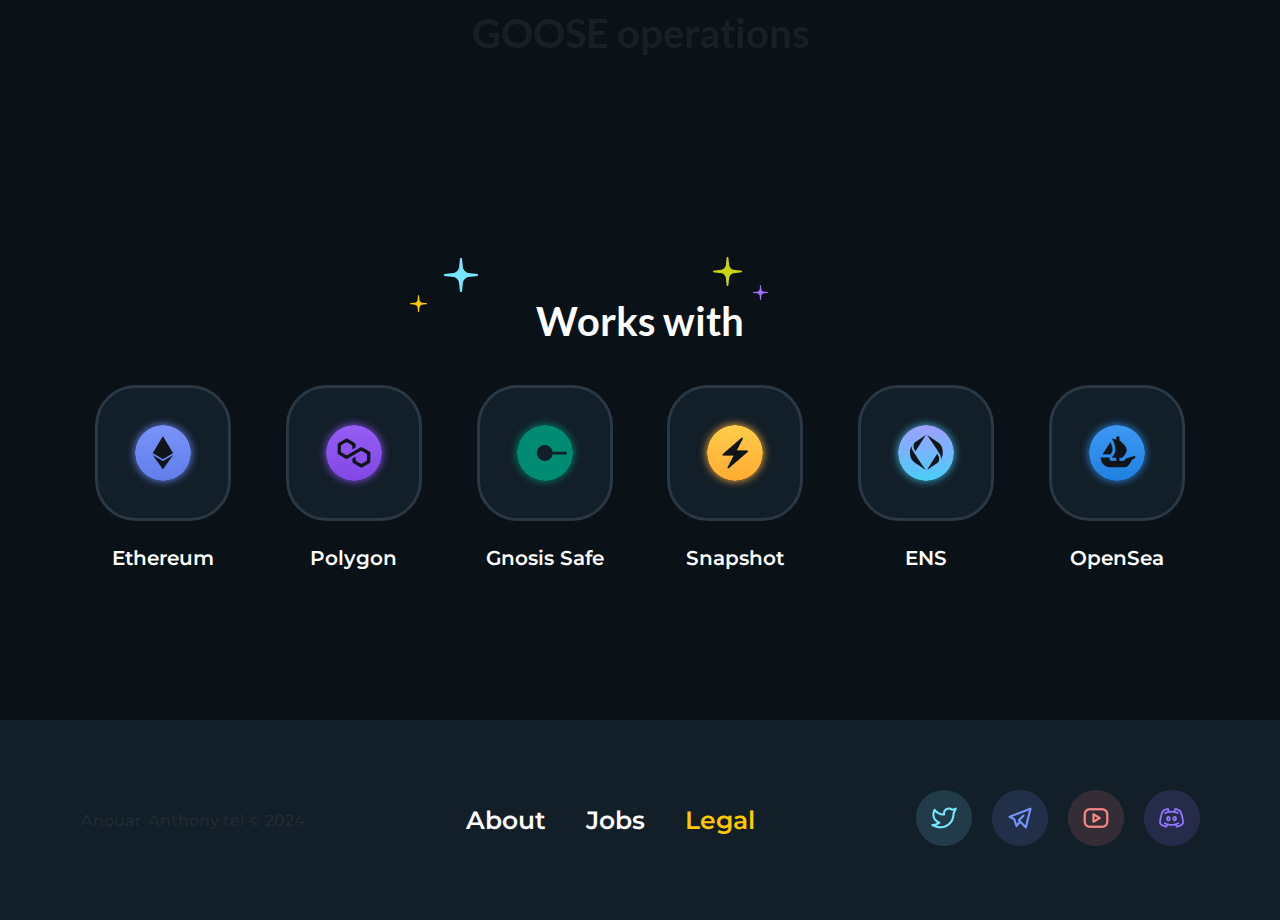
<file: learn.html>
<!DOCTYPE html>
<html lang="en">
    <head>
        <meta charset="UTF-8">
        <meta name="viewport" content="width=device-width, initial-scale=1.0">
        <title>Pink Goose - Learn</title>
        <link rel="stylesheet" href="css/main.css">
        <link rel="shortcut icon" href="images/favicon.ico" type="image/x-icon">
    </head>
    <body>
        <!-- This is the header -->
        <header class="font-boldserrat">
            <a href="index.html" class="cont-logo">
                <span>Pink</span>
                <span class="color-pink">Goose</span>
            </a>
            <nav class="cont-bartext">
                <ul class="nav-list">
                    <li><a href="index.html"><span>Home</span></a></li>
                    <li><a href="learn.html"><span class="font-underline">Learn</span></a></li>
                    <li><a href="about.html"><span>About</span></a></li>
                    <li><a href="contact.html"><span>Contact</span></a></li>
                </ul>
            </nav>
            <button class="button-login font-montserrat">Login</button>
        </header>
        <!-- This is the content unique to this page -->
        <main>
            <div class="cont-projects">
                <img class="star-1" src="images/star-groups/group-1.png" alt="stars">
                <h2 class="font-lato">Ready for every project</h2>
                <div class="cont-buttons font-semiserrat">
                    <button class="button-project color-pink">Investment DAO</button>
                    <button class="button-project color-yellow">Startup DAO</button>
                    <button class="button-project color-purple">Service DAO</button>
                    <button class="button-project color-cyan">Community DAO</button>
                    <button class="button-project color-purple">Impact DAO</button>
                    <button class="button-project color-red">DeFi DAO</button>
                    <a href="#" class="button-project">
                        <img src="images/star-grey.png" alt="star">
                        <span class="color-transparent-white">ﾠMore</span>
                    </a>
                </div>
                <img src="images/projects.png" alt="projects">
                <div class="button-launched">
                    <h6 class="font-boldserrat color-black">1000+ projects launched on Superdao</h6>
                </div>
            </div>
            <div class="cont-designed font-lato">
                <div><img class="star-2" src="images/star-groups/group-2.png" alt="stars"></div>
                <h2 class="margin-auto">Designed for the full journey</h2>
                <span class="color-transparent-white">Organization design</span>
                <span class="color-transparent-white">Smart contract development</span>
                <span class="color-transparent-white">Fundraising</span>
                <span class="color-pink">Launch marketing</span>
                <span class="color-transparent-white">Member onboarding</span>
                <span class="color-transparent-white">Contributor management</span>
                <span class="color-transparent-white">GOOSE operations</span>
            </div>
            <div class="cont-works font-semiserrat">
                <div>
                    <img class="star-3" src="images/star-groups/group-3.png" alt="stars">
                    <img class="star-4" src="images/star-groups/group-4.png" alt="stars">
                </div>
                <h2 class="font-lato">Works with</h2>
                <div class="cont-coin">
                    <div class="cont-crypto">
                        <div class="box-crypto">
                            <img class="shadow-eth" src="images/ethereum.png" alt="ethereum">
                        </div>
                        <span>Ethereum</span>
                    </div>
                    <div class="cont-crypto">
                        <div class="box-crypto">
                            <img class="shadow-pol" src="images/polygon.png" alt="polygon">
                        </div>
                        <span>Polygon</span>
                    </div>
                    <div class="cont-crypto">
                        <div class="box-crypto">
                            <img class="shadow-gno" src="images/gnosis-safe.png" alt="gnosis safe">
                        </div>
                        <span>Gnosis Safe</span>
                    </div>
                    <div class="cont-crypto">
                        <div class="box-crypto">
                            <img class="shadow-sna" src="images/snapshot.png" alt="snapshot">
                        </div>
                        <span>Snapshot</span>
                    </div>
                    <div class="cont-crypto">
                        <div class="box-crypto">
                            <img class="shadow-ens" src="images/ens.png" alt="ens">
                        </div>
                        <span>ENS</span>
                    </div>
                    <div class="cont-crypto">
                        <div class="box-crypto">
                            <img class="shadow-ope" src="images/open-sea.png" alt="open sea">
                        </div>
                        <span>OpenSea</span>
                    </div>
                </div>
            </div>
        </main>
        <!-- This is the footer -->
        <footer>
            <span class="font-midserrat color-transparent-white">Anouar-Anthony tel &copy; 2024</span>
            <div class="cont-footer-text font-semiserrat">
                <a href="about.html"><span>About</span></a>
                <a href="#"><span>Jobs</span></a>
                <a href="#"><span class="color-orange">Legal</span></a>
            </div>
            <div class="cont-footer-socials">
                <a href="#"><img src="images/social-twitter.png" alt="twitter"></a>
                <a href="#"><img src="images/social-telegram.png" alt="telegram"></a>
                <a href="#"><img src="images/social-youtube.png" alt="youtube"></a>
                <a href="#"><img src="images/social-discord.png" alt="discord"></a>
            </div>
        </footer>
    </body>
</html>
</file>
<file: css/main.css>
/* All the site fonts */
@font-face {
    font-family: montserrat;
    src: url("../fonts/Montserrat-Regular.ttf");
}

@font-face {
    font-family: boldserrat;
    src: url("../fonts/Montserrat-Bold.ttf");
}

@font-face {
    font-family: semiserrat;
    src: url("../fonts/Montserrat-SemiBold.ttf");
}

@font-face {
    font-family: midserrat;
    src: url("../fonts/Montserrat-Medium.ttf");
}

@font-face {
    font-family: lato;
    src: url("../fonts/Lato-Bold.ttf");
}

/* Makes the scroll bar dark and makes the input placeholder transparent */
:root {
    color-scheme: dark;
}

::placeholder {
    color: rgba(255, 255, 255, 0.08);
}

/* Basic element presetting */
* {
    margin: 0;
    padding: 0;
    color: #fff;
}

body {
    background-color: #0A1117;
}

header {
    display: flex;
    flex-direction: row;
    align-items: center;
    justify-content: space-evenly;
    overflow: visible;
    width: 100%;
    height: 100px;
    position: sticky;
    z-index: 99;
    top: 0;
    background-color: #0A1117;
}

main {
    display: flex;
    flex-direction: column;
    align-items: center;

    width: 100%;
    height: fit-content;
    margin-top: 20px;
}

footer {
    display: flex;
    flex-direction: row;
    align-items: center;
    justify-content: space-around;
    width: 100%;
    height: 200px;
    margin-top: 150px;
    background-color: #121E28;
}

a {
    display: block;
    text-decoration: none;
    transition: scale 0.3s ease;
    width: fit-content;
}

a:hover {
    scale: 1.07;
}

button {
    border: none;
    cursor: pointer;
    transition: scale 0.3s ease;
    font-family: inherit;
}

button:hover {
    scale: 1.1;
}

img {
    width: fit-content;
    height: fit-content;
}

h1, h2, h3, h4, h5, h6, p {
    font: inherit;
    font-size: 100%;
}

/* Containers */
.cont-logo {
    display: flex;
    flex-direction: row;
    column-gap: 15px;

    font-size: 50px;
}

.cont-bartext {
    display: flex;
    flex-direction: row;
    align-items: center;
    width: fit-content;
    height: fit-content;
    font-size: 20px;
}

.cont-heading {
    display: flex;
    flex-direction: column;
    margin-bottom: 20px;
    font-size: 50px;
}

.cont-text {
    display: flex;
    flex-direction: column;
    align-items: center;
    gap: 8px;
    font-size: 19px;
}

.cont-projects {
    display: flex;
    flex-direction: column;
    justify-content: flex-start;
    align-items: center;
    row-gap: 50px;
    width: fit-content;
    height: fit-content;
    margin: 40px;
    font-size: 40px;
}

.cont-buttons {
    display: flex;
    flex-flow: row wrap;
    justify-content: center;
    row-gap: 25px;
    max-width: 70%;
}

.cont-designed {
    display: flex;
    flex-direction: column;
    align-items: center;
    justify-content: flex-end;
    gap: 20px;
    width: fit-content;
    height: 575px;
    font-size: 40px;
}

.cont-works {
    display: flex;
    flex-flow: column wrap;
    align-items: center;
    row-gap: 40px;
    width: 100%;
    height: fit-content;
    margin-top: 200px;
    font-size: 40px;
}

.cont-crypto {
    display: flex;
    flex-flow: column wrap;
    justify-content: center;
    align-items: center;
    row-gap: 25px;
    font-size: 20px;
}

.cont-coin {
    display: flex;
    flex-direction: row;
    justify-content: space-evenly;
    width: 1200px;
    height: fit-content;
}

.cont-help {
    display: flex;
    flex-flow: column wrap;
    align-items: center;
    row-gap: 20px;
    margin-top: 300px;
    font-size: 40px;
}

.cont-people {
    display: flex;
    flex-direction: row;
    justify-content: space-evenly;
    column-gap: 20px;
}

.cont-steps {
    display: flex;
    flex-direction: row;
    justify-content: center;
    column-gap: 20px;
    font-size: 35px;
}

.cont-mail {
    display: flex;
    flex-flow: column wrap;
    align-items: center;
    justify-content: space-between;
    width: 100%;
    height: 90%;
    margin: auto;
    font-size: 40px;
}

.cont-signup {
    display: flex;
    flex-direction: row;
    justify-content: space-between;
    align-content: flex-start;
    width: 65%;
}

.cont-press {
    display: flex;
    flex-flow: column wrap;
    row-gap: 20px;

    width: fit-content;
    height: fit-content;
    margin-top: 200px;
    font-size: 40px;
}

.cont-see-all {
    display: flex;
    flex-direction: row;
    align-items: center;
    column-gap: 10px;
    font-size: 20px;
}

.cont-articles {
    display: flex;
    flex-direction: row;
    justify-content: center;
    column-gap: 20px;
    font-size: 22px;
}

.cont-read {
    display: flex;
    flex-flow: column wrap;
    justify-content: space-between;
    width: fit-content;
    height: 45%;
    font-size: 18px;
}

.cont-bottom-text {
    display: flex;
    flex-flow: column wrap;
    align-items: center;
    row-gap: 40px;
    width: fit-content;
    height: fit-content;
    margin: 100px;
}

.cont-social-media {
    display: flex;
    flex-direction: row;
    column-gap: 50px;
}

.cont-social-list {
    display: flex;
    flex-flow: column wrap;
    align-items: flex-start;
    row-gap: 5px;
    margin-left: 10px;
    font-size: 20px;
}

.cont-footer-text {
    display: flex;
    flex-direction: row;
    column-gap: 40px;
    align-self: center;
    font-size: 25px;
}

.cont-footer-socials {
    display: flex;
    flex-direction: row;
    column-gap: 20px;
    align-self: center;
}

.cont-heroes {
    display: flex;
    flex-flow: column wrap;
    align-items: center;
    row-gap: 100px;
    width: fit-content;
    height: fit-content;
    margin-top: 50px;
    margin-bottom: 50px;

    font-size: 40px;
}

.cont-hero-info {
    display: flex;
    flex-flow: column wrap;
    align-self: flex-start;
}

.cont-contact-button {
    display: flex;
    flex-direction: row;
    align-self: flex-end;
    align-items: center;
    column-gap: 5px;
}

/* Buttons */
.button-login {
    display: flex;
    align-items: center;
    justify-content: center;
    width: fit-content;
    height: 35px;
    border-radius: 10px;
    margin: 0 90px;
    padding: 0 18px;
    font-size: 15px;
    background-color: #243241;
}

.button-start {
    display: flex;
    align-items: center;
    justify-content: center;
    width: fit-content;
    height: 50px;
    border-radius: 10px;
    margin: 50px;
    padding: 0 40px;
    font-size: 18px;
    box-shadow: #FFB800 0 0 8px;
    background-color: #CEAAFF;
}

.button-project {
    display: flex;
    align-items: center;
    justify-content: center;
    width: fit-content;
    height: 60px;
    border-radius: 60px;
    margin: 0 10px;
    padding: 0 20px;
    font-size: 15px;
    background-color: #182632;
}

.button-launched {
    display: flex;
    align-items: center;
    justify-content: center;
    width: fit-content;
    height: 40px;
    border-radius: 60px;
    margin: 0 10px;
    padding: 0 20px;
    position: relative;
    bottom: 70px;
    font-size: 18px;
    border: #0A1117 solid;
    background-color: #FFB4D3;
}

.button-subscribe {
    display: flex;
    align-items: center;
    justify-content: center;
    width: fit-content;
    height: 100%;
    border-radius: 20px;
    margin-left: 25px;
    padding: 0 40px;
    font-size: 25px;
    cursor: pointer;
    border: none;
    background-color: #CEAAFF;
}

.button-send {
    display: flex;
    align-items: center;
    justify-content: center;
    align-self: flex-end;
    width: fit-content;
    height: 60px;
    border-radius: 10px;
    margin: 50px;
    padding: 0 55px;
    font-size: 18px;
    cursor: pointer;
    background-color: #CEAAFF;
    border: none;
}

/* Item boxes */
.box-crypto {
    display: flex;
    align-items: center;
    justify-content: center;
    width: 130px;
    height: 130px;
    border-radius: 30%;
    border: #2A3744 solid;
    background-color: #121E28;
}

.box-mail {
    display: flex;
    align-items: center;
    justify-content: center;
    margin-top: 300px;
    width: 1200px;
    height: 400px;
    border-radius: 40px;
    border: #2A3744 solid;
    background-color: #121E28;
}

.box-signup {
    display: flex;
    flex-direction: row;
    align-items: center;
    width: 100%;
    height: 75px;
    border-radius: 30px;
    padding: 0 40px;
    font-size: 25px;
    border: #2A3744 solid;
    background-color: #121E28;
}

.box-article {
    display: flex;
    flex-direction: column;
    justify-content: space-evenly;
    row-gap: 20px;
    width: 320px;
    height: 336px;
    border-radius: 20px;
    padding: 20px;
}

.box-social-media {
    display: flex;
    flex-direction: row;
    align-items: center;
    width: 300px;
    height: fit-content;
    border-radius: 20px;
    padding: 20px 10px;
}

.box-hero {
    display: flex;
    flex-direction: column;
    align-items: center;
    justify-content: space-between;
    width: 300px;
    height: 300px;
    border-radius: 20px;
    padding: 20px;
}

.box-podcast {
    display: flex;
    flex-direction: column;
    justify-content: space-between;
    row-gap: 20px;
    width: 320px;
    height: 336px;
    border-radius: 20px;
    padding: 20px;
    border: #2A3744 solid;
    background-color: #121E28;
}

.box-contact {
    display: flex;
    flex-flow: column wrap;
    align-items: center;
    width: 900px;
    height: fit-content;
    border-radius: 40px;
    padding: 75px 0 20px;
    border: #2A3744 solid;
    background-color: #121E28;
}

.box-input-small {
    width: calc(80% - 40px);
    height: 50px;
    border-radius: 20px;
    margin: 30px 0;
    padding: 10px;
    padding-left: 30px;
    font-size: 25px;
    border: #2A3744 solid;
    background-color: #121E28;
}

.box-input-large {
    width: calc(80% - 60px);
    height: 400px;
    border-radius: 20px;
    margin: 30px 0;
    padding: 20px 30px 10px;
    resize: none;
    font-size: 25px;
    border: #2A3744 solid;
    background-color: #121E28;
}

.box-select {
    width: calc(80% + 5px);
    height: 75px;
    border-radius: 20px;
    margin: 30px 0;
    padding: 10px;
    padding-left: 30px;
    font-size: 25px;
    border: #2A3744 solid;
    cursor: pointer;
    appearance: none;
    background-color: #121E28;
    background-image: url("../images/arrow-down-pink.png");
    background-position: 95%;
    background-repeat: no-repeat;
}

/* Positioning */
.margin-auto {
    margin: auto;
}

.margin-top-50 {
    margin-top: 50px;
}

.align-start {
    align-self: self-start;
}

.align-end {
    align-self: self-end;
}

.star-1 {
    position: absolute;
    left: 30%;
    margin-top: -30px;
    user-select: none;
}

.star-2 {
    position: absolute;
    right: 30%;
    user-select: none;
}

.star-3 {
    position: absolute;
    left: 32%;
    user-select: none;
}

.star-4 {
    position: absolute;
    right: 40%;
    user-select: none;
}

.star-5 {
    position: absolute;
    left: 30%;
    margin-top: -30px;
    user-select: none;
}

.star-6 {
    position: absolute;
    left: 18%;
    margin-top: -25px;
    user-select: none;
}

.star-7 {
    margin-top: 50px;
    user-select: none;
}

/* Text styling */
.font-size-50 {
    font-size: 50px;
}

.font-size-46 {
    font-size: 46px;
}

.font-size-18 {
    font-size: 18px;
}

.font-size-16 {
    font-size: 16px;
}

.font-underline {
    text-decoration: underline;
}

.font-montserrat {
    font-family: montserrat;
}

.font-boldserrat {
    font-family: boldserrat;
}

.font-semiserrat {
    font-family: semiserrat;
}

.font-midserrat {
    font-family: midserrat;
}

.font-lato {
    font-family: lato;
}

/* Colors */
.color-pink {
    color: #FFB4D3;
}

.color-semiblack {
    color: #10151A;
}

.color-black {
    color: #0A1117
}

.color-yellow {
    color: #FFC24C;
}

.color-purple {
    color: #D387F7;
}

.color-cyan {
    color: #77E6FF;
}

.color-blue {
    color: #23C9DE;
}

.color-red {
    color: #FF9E9E;
}

.color-orange {
    color: #FFC803;
}

.color-transparent-white {
    color: rgba(255, 255, 255, 0.08);
}

.color-transparent-black {
    color: rgba(0, 0, 0, 0.5);
}

.bg-color-cyan {
    background-color: #77E6FF;
}

.bg-color-purple {
    background-color: #E2C1F9;
}

.bg-color-pink {
    background-color: #FFB4D3;
}

.bg-color-yellow {
    background-color: #DBE268;
}

.bg-color-orange {
    background-color: #FFC803;
}

.shadow-eth {
    box-shadow: #6D88F0 0 0 8px;
    border-radius: 50%
}

.shadow-pol {
    box-shadow: #8B51EC 0 0 8px;
    border-radius: 50%
}

.shadow-gno {
    box-shadow: #008C73 0 0 8px;
    border-radius: 50%
}

.shadow-sna {
    box-shadow: #FFB241 0 0 8px;
    border-radius: 50%
}

.shadow-ens {
    box-shadow: #42B5D9 0 0 8px;
    border-radius: 50%
}

.shadow-ope {
    box-shadow: #2E8AE6 0 0 8px;
    border-radius: 50%
}

.shadow-tel {
    box-shadow: #FFC803 0 0 8px;
}

.shadow-ema {
    box-shadow: #E2C1F9 0 0 8px;
}

/* Misc */
.nav-list {
    list-style-type: none;
    display: flex;
    gap: 50px;
}

.text-center {
    text-align: center;
}
</file>
